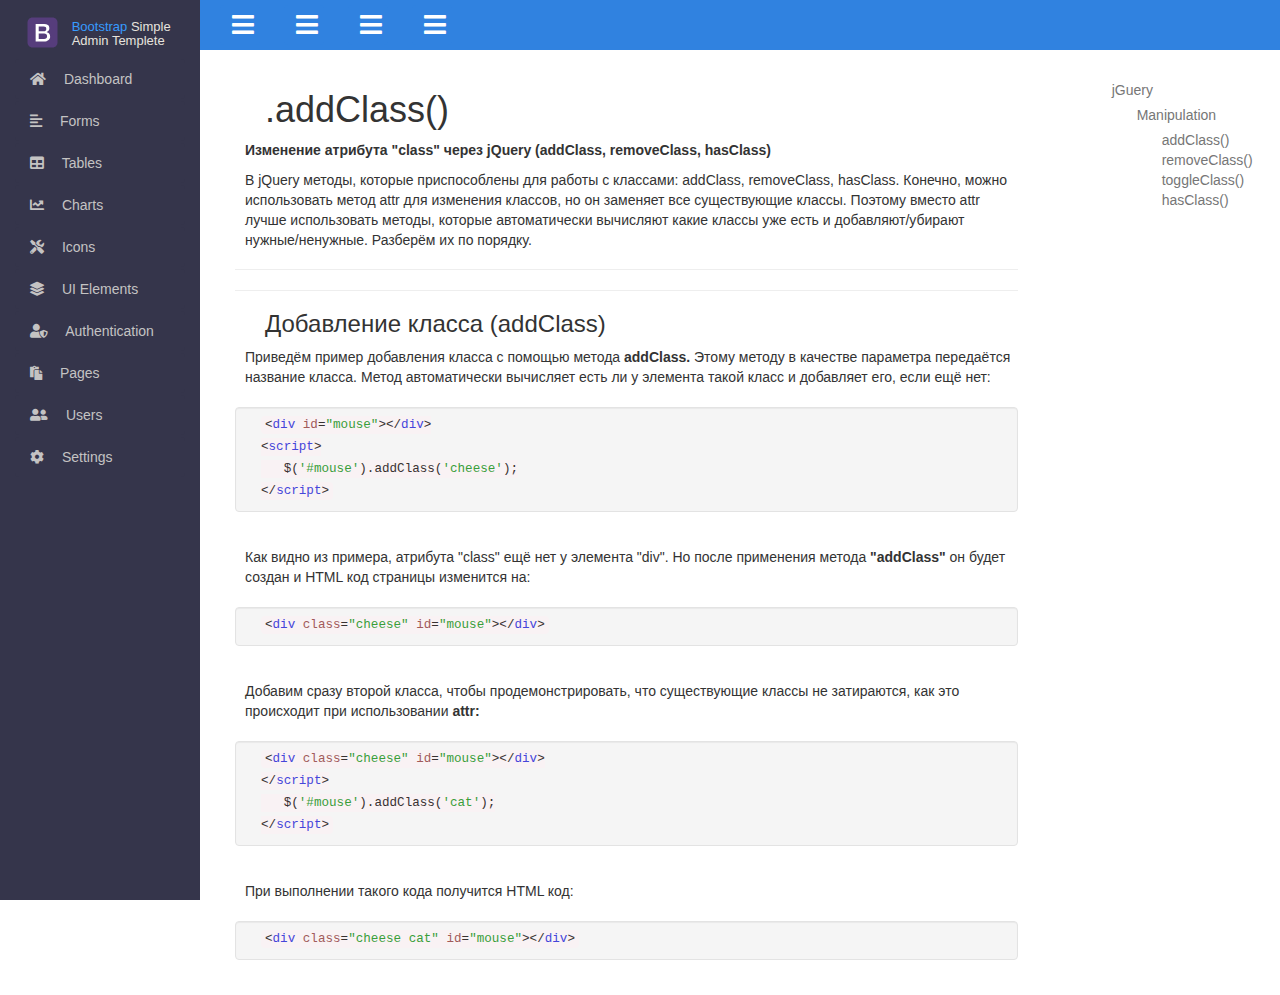
<file: Admin Template/addClass.html>
<!DOCTYPE html>
<html lang="en">
   <head>
	  <meta charset="utf-8">
	  <meta http-equiv="X-UA-Compatible" content="IE=edge">
	  <meta name="viewport" content="width=device-width, initial-scale=1">
	  <!-- The above 3 meta tags *must* come first in the head; any other head content must come *after* these tags -->
	  <title>addClass</title>

	  <!-- Bootstrap -->
	  <link href="assets/css/bootstrap.min.css" rel="stylesheet">

	  <!-- Main Style (CSS) -->
	  <link href="assets/css/style.css" rel="stylesheet">

		<link rel="stylesheet" href="https://use.fontawesome.com/releases/v5.8.2/css/all.css">

	  <!-- HTML5 shim and Respond.js for IE8 support of HTML5 elements and media queries -->
	  <!-- WARNING: Respond.js doesn't work if you view the page via file:// -->
	  <!--[if lt IE 9]>
		 <script src="https://oss.maxcdn.com/html5shiv/3.7.3/html5shiv.min.js"></script>
		 <script src="https://oss.maxcdn.com/respond/1.4.2/respond.min.js"></script>
	  <![endif]-->
  </head>
  <body>

		<div class="container-fluid">
			<div class="row">
				
				<nav id="sidebar" class="container collapse_main nav-main navbar-left">

					<div class="row">
						<div  class="collapse nav navbar-collapse container-fluid">
						

							<div class="row sidebar-header">

								<div class="row col-lg-2">
									<div class="container-fluid">
										<div class="navbar-header">
									  		<a class="navbar-brand" href="#">
											<img alt="Brand" src="images/Bootstrap_(front-end_framework)-Logo.wine.svg">
									  		</a>
										</div>
								  	</div>
								</div>

								<div class="row logo col-lg-10 col-lg-push-2">
									<h1> <span>Bootstrap</span> Simple Admin Templete</h1>
								</div>

							</div>

							<ul class="nav list-group nav-pills nav-stacked">
								<li>
									<a class="list-group-item" href="index-copy.html"><i class="fas fa-home iconc"></i> <span>Dashboard</span> </a>
								</li>
								<li> 	
									<a class="list-group-item" href="form.html"><i class="fas fa-align-left iconc"></i> <span>Forms</span> </a> 
								</li>
								<li>
									<a class="list-group-item" href="#"><i class="fas fa-table iconc"></i> <span>Tables</span> </a> 
								</li>
								<li> 

									<a class="list-group-item" href="#"><i class="fas fa-chart-line iconc"></i> <span>Charts</span> </a> 
								</li>
								<li>	

									<a class="list-group-item" href="#"><i class="fas fa-tools iconc"></i> <span>Icons</span> </a> 
								</li>
								<li> 

									<a class="list-group-item" href="#"><i class="fas fa-layer-group iconc"></i> <span>UI Elements</span> </a> 
								</li>
								<li> 

									<a class="list-group-item" href="#"><i class="fas fa-user-shield iconc"></i> <span>Authentication</span> </a> 
								</li>
								<li> 

									<a class="list-group-item" href="#"><i class="fas fa-paste iconc"></i> <span>Pages</span> </a> 
								</li>
								<li> 

									<a class="list-group-item" href="#"><i class="fas fa-user-friends iconc"></i> <span>Users</span> </a> 
							</li>
								<li> 

									<a class="list-group-item" href="#"><i class="fas fa-cog iconc"></i> <span>Settings</span> </a> 
								</li>
							</ul>

						</div>
					</div>

				</nav>

            <div class="container-fluid">
               <div class="row">

                  <div class="header nav">
                     <div class="container-fluid">


                        <button id="btn-sidebar" type="button" class="btn btn-outline-warning btn-sidebar">
                           <i class="fas fa-bars iconc"></i>
                        </button>

                        <button id="btn-sidebar-hide" type="button" class="btn btn-outline-warning btn-sidebar">
                           <i class="fas fa-bars iconc"></i>
                        </button>

                        <button id="btn-sidebar-color" type="button" class="btn btn-outline-warning btn-sidebar">
                           <i class="fas fa-bars iconc"></i>
                        </button>



                        <button id="btn-sidebar-swich" type="button" class="btn btn-outline-warning btn-sidebar">
                           <i class="fas fa-bars iconc"></i>
                        </button>

                        


      <!-- 						<div class="dropdown navbar-right">
                           <button class="btn btn-default dropdown-toggle" type="button" id="dropdownMenu1" data-toggle="dropdown" aria-haspopup="true" aria-expanded="true">
                              <i class="fas fa-user iconc"></i>
                              John Doc
                              <span class="caret"></span>
                           </button>
                           <ul class="dropdown-menu" aria-labelledby="dropdownMenu1">
                              <li><a href="#">Action</a></li>
                              <li><a href="#">Another action</a></li>
                              <li><a href="#">Something else here</a></li>
                              <li role="separator" class="divider"></li>
                              <li><a href="#">Separated link</a></li>
                           </ul>
                        </div>
                        <div class="dropdown navbar-right">
                           <button class="btn btn-default dropdown-toggle" type="button" id="dropdownMenu1" data-toggle="dropdown" aria-haspopup="true" aria-expanded="true">
                              <i class="fas fa-link iconc"></i>
                              Quick Links
                              <span class="caret"></span>
                           </button>
                           <ul class="dropdown-menu" aria-labelledby="dropdownMenuButton2">
                              <li><a href="#">Action</a></li>
                              <li><a href="#">Another action</a></li>
                              <li><a href="#">Something else here</a></li>
                              <li role="separator" class="divider"></li>
                              <li><a href="#">Separated link</a></li>
                           </ul>
                        </div> -->

                     </div>
                  </div>

               
                  <div class="container-fluid content">
                     <div clas="row">
                        
                        <div class="content-main  col-lg-8 col-md-8 col-sm-8">

                           <div class="page-header">
                              <h1 class="page-title">
                                 .addClass()
                              </h1>
                              <p><b>Изменение атрибута "class" через jQuery (addClass, removeClass, hasClass)</b></p>

                              <p>
                                 В jQuery методы, которые приспособлены для работы с классами: addClass, removeClass, hasClass. Конечно, можно использовать метод attr для изменения классов, но он заменяет все существующие классы. Поэтому вместо attr лучше использовать методы, которые автоматически вычисляют какие классы уже есть и добавляют/убирают нужные/ненужные. Разберём их по порядку.
                              </p>
                           </div>
                           <hr>

                           <h3>
                              Добавление класса (addClass)
                           </h3>
                           <p>Приведём пример добавления класса с помощью метода <b>addClass.</b>  Этому методу в качестве параметра передаётся название класса. Метод автоматически вычисляет есть ли у элемента такой класс и добавляет его, если ещё нет:</p>

                           <div class="well">
                              <code class="html">
                                 &lt;<span class="hljs-name">div</span> <span class="hljs-attr">id</span>=<span class="string">"mouse"</span>&gt;&lt;/<span class="hljs-name">div</span>&gt; </br>
                                 &lt;<span class="hljs-name">script</span>&gt; </br>
                                 &nbsp;&nbsp;&nbsp;<span>$(<span class="string">'#mouse'</span>).addClass(<span class="string">'cheese'</span>);</span> </br>
                                 &lt;/<span class="hljs-name">script</span>&gt;   
                              </code>
                           </div>

                           <p>Как видно из примера, атрибута "class" ещё нет у элемента "div". Но после применения метода <b>"addClass"</b> он будет создан и HTML код страницы изменится на:</p>

                           <div class="well">
                              <code class="html">
                                 &lt;<span class="hljs-name">div</span> <span class="hljs-attr">class</span>=<span class="string">"cheese"</span>  <span class="hljs-attr">id</span>=<span class="string">"mouse"</span>&gt;&lt;/<span class="hljs-name">div</span>&gt;
                              </code>
                           </div>

                           <p>Добавим сразу второй класса, чтобы продемонстрировать, что существующие классы не затираются, как это происходит при использовании <b>attr:</b></p>

                           <div class="well">
                              <code class="html">
                                 &lt;<span class="hljs-name">div</span> <span class="hljs-attr">class</span>=<span class="string">"cheese"</span>  <span class="hljs-attr">id</span>=<span class="string">"mouse"</span>&gt;&lt;/<span class="hljs-name">div</span>&gt; </br>
                                 &lt;/<span class="hljs-name">script</span>&gt; </br>
                                 &nbsp;&nbsp;&nbsp;<span>$(<span class="string">'#mouse'</span>).addClass(<span class="string">'cat'</span>);</span> </br>
                                 &lt;/<span class="hljs-name">script</span>&gt;   
                              </code>
                           </div>

                           <p>При выполнении такого кода получится HTML код:</p>

                           <div class="well">
                              <code class="html">
                                 &lt;<span class="hljs-name">div</span> <span class="hljs-attr">class</span>=<span class="string">"cheese cat"</span>  <span class="hljs-attr">id</span>=<span class="string">"mouse"</span>&gt;&lt;/<span class="hljs-name">div</span>&gt;
                              </code>
                           </div>

                        </div>

                        <div class="docs-sidebar navbar-right col-lg-2 col-md-2 col-sm-2">
                           <div class="docs-sidebar-list ">
                              <ul>
                                 <li>
                                    <a href="jquery.html">jGuery</a>
                                    <ul>
                                       <li>
                                          <a href="manipulation.html">Manipulation</a>
                                          <ul>
                                             <li><a href="addClass.html">addClass()</a></li>
                                             <li><a href="">removeClass()</a></li>
                                             <li><a href="">toggleClass()</a></li>
                                             <li><a href="">hasClass()</a></li>
                                             <li><a href=""></a></li>
                                          </ul>
                                       </li>
                                       <li><a href=""></a></li>
                                       <li><a href=""></a></li>
                                       <li><a href=""></a></li>
                                       <li><a href=""></a></li>
                                    </ul>
                                 </li>
                                 <li><a href=""></a></li>
                                 <li><a href=""></a></li>
                              </ul>
                           </div>
                        </div>

                     </div>
                  </div>

               </div>


				</div>				

			</div>
		</div>

	  <!-- jQuery (necessary for Bootstrap's JavaScript plugins) -->
	  <script src="https://ajax.googleapis.com/ajax/libs/jquery/1.12.4/jquery.min.js"></script>
	  <!-- Include all compiled plugins (below), or include individual files as needed -->
	  <script src="assets/js/bootstrap.min.js"></script>
	  <script src="assets/js/script.js"></script>
   </body>
</html>
</file>
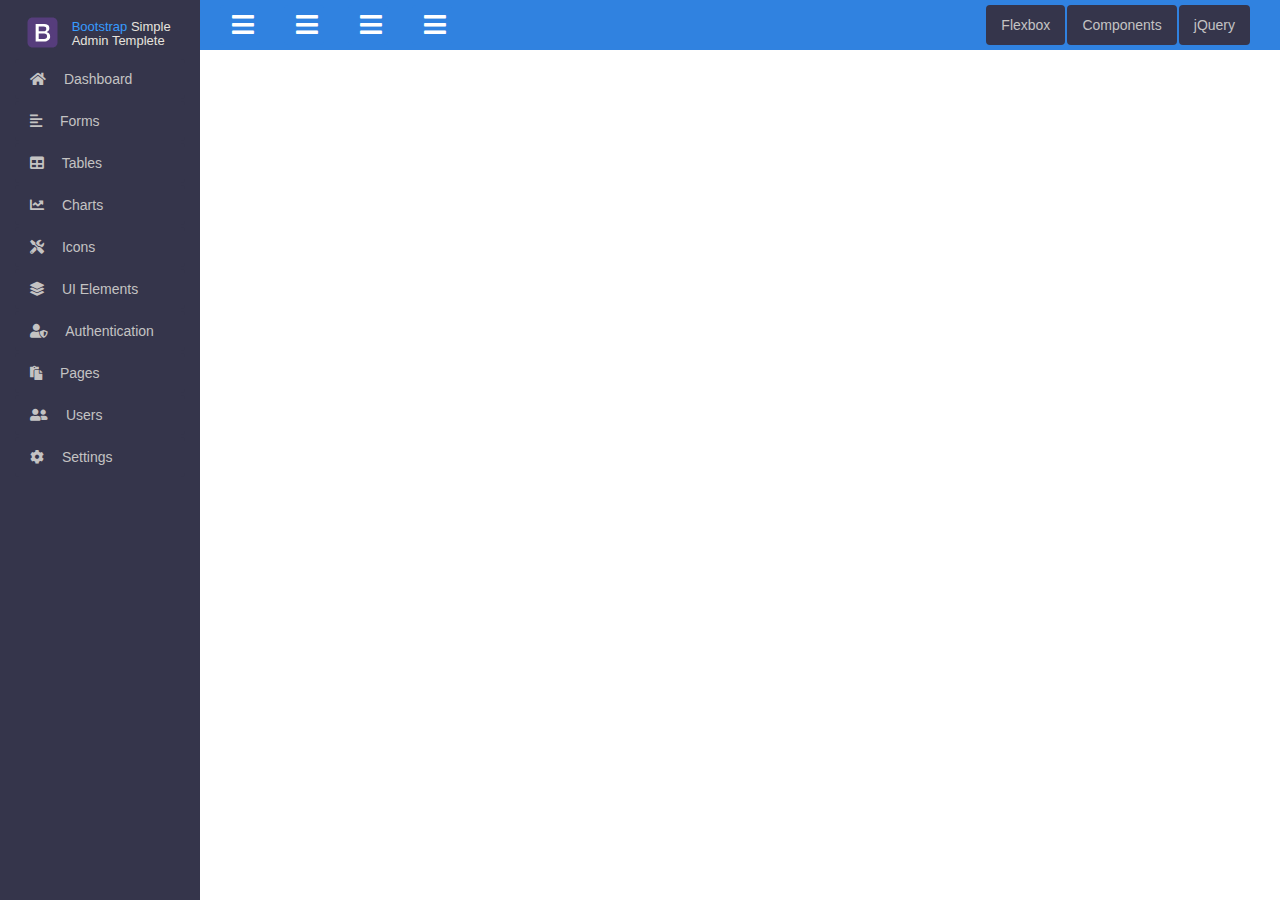
<file: Admin Template/form.html>
<!DOCTYPE html>
<html lang="en">
   <head>
	  <meta charset="utf-8">
	  <meta http-equiv="X-UA-Compatible" content="IE=edge">
	  <meta name="viewport" content="width=device-width, initial-scale=1">
	  <!-- The above 3 meta tags *must* come first in the head; any other head content must come *after* these tags -->
	  <title>Form</title>

	  <!-- Bootstrap -->
	  <link href="assets/css/bootstrap.min.css" rel="stylesheet">

	  <!-- Main Style (CSS) -->
	  <link href="assets/css/style.css" rel="stylesheet">

		<link rel="stylesheet" href="https://use.fontawesome.com/releases/v5.8.2/css/all.css">

	  <!-- HTML5 shim and Respond.js for IE8 support of HTML5 elements and media queries -->
	  <!-- WARNING: Respond.js doesn't work if you view the page via file:// -->
	  <!--[if lt IE 9]>
		 <script src="https://oss.maxcdn.com/html5shiv/3.7.3/html5shiv.min.js"></script>
		 <script src="https://oss.maxcdn.com/respond/1.4.2/respond.min.js"></script>
	  <![endif]-->
  </head>
  <body>

		<div class="container-fluid">
			<div class="row">
				
				<nav id="sidebar" class="container collapse_main nav-main navbar-left">

					<div class="row">
						<div  class="collapse nav navbar-collapse container-fluid">
						

							<div class="row sidebar-header">

								<div class="row col-lg-2">
									<div class="container-fluid">
										<div class="navbar-header">
									  		<a class="navbar-brand" href="#">
											<img alt="Brand" src="images/Bootstrap_(front-end_framework)-Logo.wine.svg">
									  		</a>
										</div>
								  	</div>
								</div>

								<div class="row logo col-lg-10 col-lg-push-2">
									<h1> <span>Bootstrap</span> Simple Admin Templete</h1>
								</div>

							</div>

							<ul class="nav list-group nav-pills nav-stacked">
								<li>
									<a class="list-group-item" href="index-copy.html"><i class="fas fa-home iconc"></i> <span>Dashboard</span> </a>
								</li>
								<li> 	
									<a class="list-group-item" href="form.html"><i class="fas fa-align-left iconc"></i> <span>Forms</span> </a> 
								</li>
								<li>
									<a class="list-group-item" href="#"><i class="fas fa-table iconc"></i> <span>Tables</span> </a> 
								</li>
								<li> 

									<a class="list-group-item" href="#"><i class="fas fa-chart-line iconc"></i> <span>Charts</span> </a> 
								</li>
								<li>	

									<a class="list-group-item" href="#"><i class="fas fa-tools iconc"></i> <span>Icons</span> </a> 
								</li>
								<li> 

									<a class="list-group-item" href="#"><i class="fas fa-layer-group iconc"></i> <span>UI Elements</span> </a> 
								</li>
								<li> 

									<a class="list-group-item" href="#"><i class="fas fa-user-shield iconc"></i> <span>Authentication</span> </a> 
								</li>
								<li> 

									<a class="list-group-item" href="#"><i class="fas fa-paste iconc"></i> <span>Pages</span> </a> 
								</li>
								<li> 

									<a class="list-group-item" href="#"><i class="fas fa-user-friends iconc"></i> <span>Users</span> </a> 
							</li>
								<li> 

									<a class="list-group-item" href="#"><i class="fas fa-cog iconc"></i> <span>Settings</span> </a> 
								</li>
							</ul>

						</div>
					</div>

				</nav>

            <div class="container-fluid">
               <div class="row">

                  <div class="header nav">
                     <div class="container-fluid">


                        <button id="btn-sidebar" type="button" class="btn btn-outline-warning btn-sidebar">
                           <i class="fas fa-bars iconc"></i>
                        </button>

                        <button id="btn-sidebar-hide" type="button" class="btn btn-outline-warning btn-sidebar">
                           <i class="fas fa-bars iconc"></i>
                        </button>

                        <button id="btn-sidebar-color" type="button" class="btn btn-outline-warning btn-sidebar">
                           <i class="fas fa-bars iconc"></i>
                        </button>



                        <button id="btn-sidebar-swich" type="button" class="btn btn-outline-warning btn-sidebar">
                           <i class="fas fa-bars iconc"></i>
                        </button>

                        <ul class="nav nav-pills navbar-right">
                           <li role="presentation" clas="active"><a href="flexbox.html">Flexbox</a></li>
                           <li role="presentation"><a href="#">Components</a></li>
                           <li role="presentation"><a href="jquery.html">jQuery</a></li>
                         </ul>

                        


      <!-- 						<div class="dropdown navbar-right">
                           <button class="btn btn-default dropdown-toggle" type="button" id="dropdownMenu1" data-toggle="dropdown" aria-haspopup="true" aria-expanded="true">
                              <i class="fas fa-user iconc"></i>
                              John Doc
                              <span class="caret"></span>
                           </button>
                           <ul class="dropdown-menu" aria-labelledby="dropdownMenu1">
                              <li><a href="#">Action</a></li>
                              <li><a href="#">Another action</a></li>
                              <li><a href="#">Something else here</a></li>
                              <li role="separator" class="divider"></li>
                              <li><a href="#">Separated link</a></li>
                           </ul>
                        </div>
                        <div class="dropdown navbar-right">
                           <button class="btn btn-default dropdown-toggle" type="button" id="dropdownMenu1" data-toggle="dropdown" aria-haspopup="true" aria-expanded="true">
                              <i class="fas fa-link iconc"></i>
                              Quick Links
                              <span class="caret"></span>
                           </button>
                           <ul class="dropdown-menu" aria-labelledby="dropdownMenuButton2">
                              <li><a href="#">Action</a></li>
                              <li><a href="#">Another action</a></li>
                              <li><a href="#">Something else here</a></li>
                              <li role="separator" class="divider"></li>
                              <li><a href="#">Separated link</a></li>
                           </ul>
                        </div> -->

                     </div>
                  </div>

<!-- 
                  <div class="container-fluid content">
                     <div clas="row">
                        
                        <div class="content-main  col-lg-8 col-md-8 col-sm-8">

                           <div class="page-header">
                              <h1 class="page-title">
                                 Category: 
                                 <span>Manipulation</span>
                                 <hr>
                              </h1>
                           </div>

                           <article id="post-1" class="well">
                              <h1 class="entry-title">
                                 <a href="addClass.html" title="Permalink to .addClass">.addClass()</a>
                              </h1>
                              <p>Adds the specified class(es) to each element in the set of matched elements.</p>
                           </article>

                           <article id="post-2" class="well">
                              <h1 class="entry-title">
                                 <a href="#" title="Permalink to .removeClass()">.removeClass()</a>
                              </h1>
                              <p>Remove a single class, multiple classes, or all classes from each element in the set of matched elements.</p>
                           </article>

                           <article id="post-3" class="well">
                              <h1 class="entry-title">
                                 <a href="#" title="Permalink to .toggleClass()">.toggleClass()</a>
                              </h1>
                              <p>Add or remove one or more classes from each element in the set of matched elements, depending on either the class’s presence or the value of the state argument.</p>
                           </article>

                           <article id="post-4" class="well">
                              <h1 class="entry-title">
                                 <a href="#" title="Permalink to .hasClass()">.hasClass()</a>
                              </h1>
                              <p>Determine whether any of the matched elements are assigned the given class.</p>
                           </article>

                        </div>
 -->
<!-- 
                        <div class="docs-sidebar navbar-right col-lg-2 col-md-2 col-sm-2">
                           <div class="docs-sidebar-list ">
                              <ul>
                                 <li>
                                    <a href="">jGuery</a>
                                    <ul>
                                       <li>
                                          <a href="">Manipulation</a>
                                          <ul>
                                             <li><a href="addClass.html">addClass()</a></li>
                                             <li><a href="">removeClass()</a></li>
                                             <li><a href="">toggleClass()</a></li>
                                             <li><a href="">hasClass()</a></li>
                                             <li><a href=""></a></li>
                                          </ul>
                                       </li>
                                       <li><a href=""></a></li>
                                       <li><a href=""></a></li>
                                       <li><a href=""></a></li>
                                       <li><a href=""></a></li>
                                    </ul>
                                 </li>
                                 <li><a href=""></a></li>
                                 <li><a href=""></a></li>
                              </ul>
                           </div>
                        </div>
 -->
                     </div>
                  </div>

               </div>


				</div>				

			</div>
		</div>

	  <!-- jQuery (necessary for Bootstrap's JavaScript plugins) -->
	  <script src="https://ajax.googleapis.com/ajax/libs/jquery/1.12.4/jquery.min.js"></script>
	  <!-- Include all compiled plugins (below), or include individual files as needed -->
	  <script src="assets/js/bootstrap.min.js"></script>
	  <script src="assets/js/script.js"></script>
   </body>
</html>
</file>
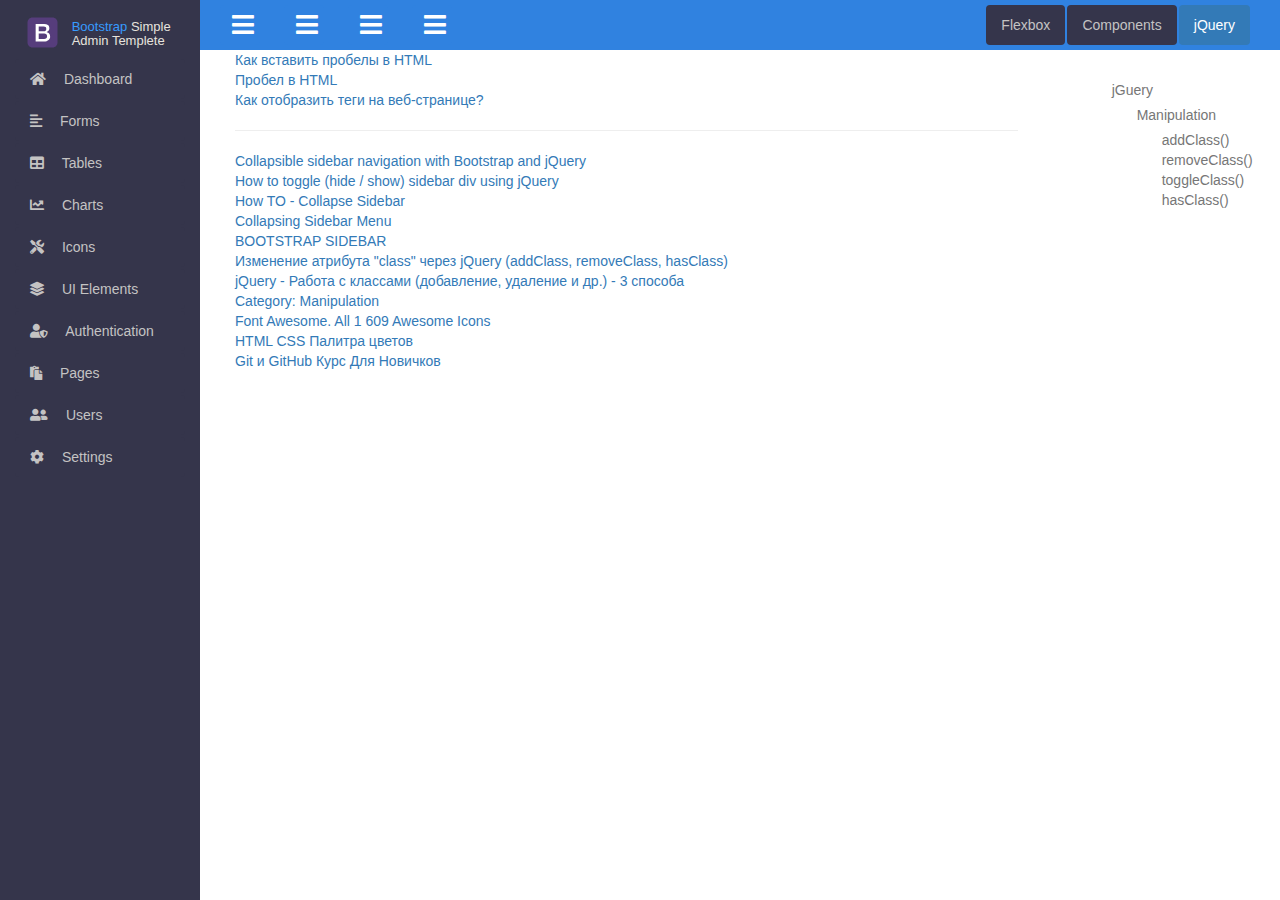
<file: Admin Template/jquery.html>
<!DOCTYPE html>
<html lang="en">
   <head>
	  <meta charset="utf-8">
	  <meta http-equiv="X-UA-Compatible" content="IE=edge">
	  <meta name="viewport" content="width=device-width, initial-scale=1">
	  <!-- The above 3 meta tags *must* come first in the head; any other head content must come *after* these tags -->
	  <title>jQuery</title>

	  <!-- Bootstrap -->
	  <link href="assets/css/bootstrap.min.css" rel="stylesheet">

	  <!-- Main Style (CSS) -->
	  <link href="assets/css/style.css" rel="stylesheet">

		<link rel="stylesheet" href="https://use.fontawesome.com/releases/v5.8.2/css/all.css">

	  <!-- HTML5 shim and Respond.js for IE8 support of HTML5 elements and media queries -->
	  <!-- WARNING: Respond.js doesn't work if you view the page via file:// -->
	  <!--[if lt IE 9]>
		 <script src="https://oss.maxcdn.com/html5shiv/3.7.3/html5shiv.min.js"></script>
		 <script src="https://oss.maxcdn.com/respond/1.4.2/respond.min.js"></script>
	  <![endif]-->
  </head>
  <body>

		<div class="container-fluid">
			<div class="row">
				
				<nav id="sidebar" class="container collapse_main nav-main navbar-left">

					<div class="row">
						<div  class="collapse nav navbar-collapse container-fluid">
						

							<div class="row sidebar-header">

								<div class="row col-lg-2">
									<div class="container-fluid">
										<div class="navbar-header">
									  		<a class="navbar-brand" href="#">
											<img alt="Brand" src="images/Bootstrap_(front-end_framework)-Logo.wine.svg">
									  		</a>
										</div>
								  	</div>
								</div>

								<div class="row logo col-lg-10 col-lg-push-2">
									<h1> <span>Bootstrap</span> Simple Admin Templete</h1>
								</div>

							</div>

							<ul class="nav list-group nav-pills nav-stacked">
								<li>
									<a class="list-group-item" href="index-copy.html"><i class="fas fa-home iconc"></i> <span>Dashboard</span> </a>
								</li>
								<li> 	
									<a class="list-group-item" href="form.html"><i class="fas fa-align-left iconc"></i> <span>Forms</span> </a> 
								</li>
								<li>
									<a class="list-group-item" href="#"><i class="fas fa-table iconc"></i> <span>Tables</span> </a> 
								</li>
								<li> 

									<a class="list-group-item" href="#"><i class="fas fa-chart-line iconc"></i> <span>Charts</span> </a> 
								</li>
								<li>	

									<a class="list-group-item" href="#"><i class="fas fa-tools iconc"></i> <span>Icons</span> </a> 
								</li>
								<li> 

									<a class="list-group-item" href="#"><i class="fas fa-layer-group iconc"></i> <span>UI Elements</span> </a> 
								</li>
								<li> 

									<a class="list-group-item" href="#"><i class="fas fa-user-shield iconc"></i> <span>Authentication</span> </a> 
								</li>
								<li> 

									<a class="list-group-item" href="#"><i class="fas fa-paste iconc"></i> <span>Pages</span> </a> 
								</li>
								<li> 

									<a class="list-group-item" href="#"><i class="fas fa-user-friends iconc"></i> <span>Users</span> </a> 
							</li>
								<li> 

									<a class="list-group-item" href="#"><i class="fas fa-cog iconc"></i> <span>Settings</span> </a> 
								</li>
							</ul>

						</div>
					</div>

				</nav>

            <div class="container-fluid">
               <div class="row">

                  <div class="header nav">
                     <div class="container-fluid">


                        <button id="btn-sidebar" type="button" class="btn btn-outline-warning btn-sidebar">
                           <i class="fas fa-bars iconc"></i>
                        </button>

                        <button id="btn-sidebar-hide" type="button" class="btn btn-outline-warning btn-sidebar">
                           <i class="fas fa-bars iconc"></i>
                        </button>

                        <button id="btn-sidebar-color" type="button" class="btn btn-outline-warning btn-sidebar">
                           <i class="fas fa-bars iconc"></i>
                        </button>



                        <button id="btn-sidebar-swich" type="button" class="btn btn-outline-warning btn-sidebar">
                           <i class="fas fa-bars iconc"></i>
                        </button>

                        <ul class="nav nav-pills navbar-right">
                           <li role="presentation"><a href="flexbox.html">Flexbox</a></li>
                           <li role="presentation"><a href="#">Components</a></li>
                           <li role="presentation" class="active"><a href="#">jQuery</a></li>
                         </ul>

                        


      <!-- 						<div class="dropdown navbar-right">
                           <button class="btn btn-default dropdown-toggle" type="button" id="dropdownMenu1" data-toggle="dropdown" aria-haspopup="true" aria-expanded="true">
                              <i class="fas fa-user iconc"></i>
                              John Doc
                              <span class="caret"></span>
                           </button>
                           <ul class="dropdown-menu" aria-labelledby="dropdownMenu1">
                              <li><a href="#">Action</a></li>
                              <li><a href="#">Another action</a></li>
                              <li><a href="#">Something else here</a></li>
                              <li role="separator" class="divider"></li>
                              <li><a href="#">Separated link</a></li>
                           </ul>
                        </div>
                        <div class="dropdown navbar-right">
                           <button class="btn btn-default dropdown-toggle" type="button" id="dropdownMenu1" data-toggle="dropdown" aria-haspopup="true" aria-expanded="true">
                              <i class="fas fa-link iconc"></i>
                              Quick Links
                              <span class="caret"></span>
                           </button>
                           <ul class="dropdown-menu" aria-labelledby="dropdownMenuButton2">
                              <li><a href="#">Action</a></li>
                              <li><a href="#">Another action</a></li>
                              <li><a href="#">Something else here</a></li>
                              <li role="separator" class="divider"></li>
                              <li><a href="#">Separated link</a></li>
                           </ul>
                        </div> -->

                     </div>
                  </div>

               
                  <div class="container-fluid content">
                     <div clas="row">
                        


                        <div class="content-main  col-lg-8 col-md-8 col-sm-8">



                           <div>
                              <a href="https://ru.wikihow.com/%D0%B2%D1%81%D1%82%D0%B0%D0%B2%D0%B8%D1%82%D1%8C-%D0%BF%D1%80%D0%BE%D0%B1%D0%B5%D0%BB%D1%8B-%D0%B2-HTML">Как вставить пробелы в HTML</a>
                           </div>

                           <div>
                              <a href="https://nubex.ru/blog/seryozha_siroezhkin/space_html/">Пробел в HTML</a>
                           </div>

                           <div>
                              <a href="http://htmlbook.ru/faq/kak-otobrazit-tegi-na-veb-stranitse">Как отобразить теги на веб-странице?</a>
                           </div>

                           <hr>

                           <div>
                              <a href="https://codepen.io/ka4tik/pen/YzwqXLz">Collapsible sidebar navigation with Bootstrap and jQuery</a>
                           </div>

                           <div>
                              <a href="https://stackoverflow.com/questions/5576893/how-to-toggle-hide-show-sidebar-div-using-jquery">How to toggle (hide / show) sidebar div using jQuery</a>
                           </div>

                           <div>
                              <a href="https://w3schoolsrus.github.io/howto/howto_js_collapse_sidebar.html">How TO - Collapse Sidebar</a>
                           </div>

                           <div>
                              <a href="https://www.codeply.com/go/3e0RAjccRO/bootstrap-4-collapsing-sidebar-menu">Collapsing Sidebar Menu</a>
                           </div>

                           <div>
                              <a href="https://bootstrapious.com/p/bootstrap-sidebar">BOOTSTRAP SIDEBAR</a>
                           </div>

                           <div>
                              <a href="https://www.mousedc.ru/learning/124-class-jquery-addclass-removeclass-hasclass/">Изменение атрибута "class" через jQuery (addClass, removeClass, hasClass)</a>
                           </div>

                           <div>
                              <a href="https://itchief.ru/javascript/jquery-classes">jQuery - Работа с классами (добавление, удаление и др.) - 3 способа</a>
                           </div>

                           <div>
                              <a href="https://api.jquery.com/category/manipulation/">Category: Manipulation</a>
                           </div>

                           <div>
                              <a href="https://fontawesome.com/icons?d=gallery&p=6&m=free">Font Awesome. All 1 609 Awesome Icons</a>
                           </div>

                           <div>
                              <a href="https://csscolor.ru/hex/4f437d">HTML CSS Палитра цветов</a>
                           </div>

                           <div>
                              <a href="https://www.youtube.com/watch?v=zZBiln_2FhM">Git и GitHub Курс Для Новичков</a>
                           </div>

<!--                            <div class="page-header">
                              <h1 class="page-title">
                                 Category: 
                                 <span>Manipulation</span>
                                 <hr>
                              </h1>
                           </div>

                           <article id="post-1" class="well">
                              <h1 class="entry-title">
                                 <a href="addClass.html" title="Permalink to .addClass">.addClass()</a>
                              </h1>
                              <p>Adds the specified class(es) to each element in the set of matched elements.</p>
                           </article>

                           <article id="post-2" class="well">
                              <h1 class="entry-title">
                                 <a href="#" title="Permalink to .removeClass()">.removeClass()</a>
                              </h1>
                              <p>Remove a single class, multiple classes, or all classes from each element in the set of matched elements.</p>
                           </article>

                           <article id="post-3" class="well">
                              <h1 class="entry-title">
                                 <a href="#" title="Permalink to .toggleClass()">.toggleClass()</a>
                              </h1>
                              <p>Add or remove one or more classes from each element in the set of matched elements, depending on either the class’s presence or the value of the state argument.</p>
                           </article>

                           <article id="post-4" class="well">
                              <h1 class="entry-title">
                                 <a href="#" title="Permalink to .hasClass()">.hasClass()</a>
                              </h1>
                              <p>Determine whether any of the matched elements are assigned the given class.</p>
                           </article>
 -->
                        </div>


                        <div class="docs-sidebar navbar-right col-lg-2 col-md-2 col-sm-2">
                           <div class="docs-sidebar-list ">
                              <ul>
                                 <li>
                                    <a href="">jGuery</a>
                                    <ul>
                                       <li>
                                          <a href="manipulation.html">Manipulation</a>
                                          <ul>
                                             <li><a href="addClass.html">addClass()</a></li>
                                             <li><a href="">removeClass()</a></li>
                                             <li><a href="">toggleClass()</a></li>
                                             <li><a href="">hasClass()</a></li>
                                             <li><a href=""></a></li>
                                          </ul>
                                       </li>
                                       <li><a href=""></a></li>
                                       <li><a href=""></a></li>
                                       <li><a href=""></a></li>
                                       <li><a href=""></a></li>
                                    </ul>
                                 </li>
                                 <li><a href=""></a></li>
                                 <li><a href=""></a></li>
                              </ul>
                           </div>
                        </div>

                     </div>
                  </div>

               </div>


				</div>				

			</div>
		</div>

	  <!-- jQuery (necessary for Bootstrap's JavaScript plugins) -->
	  <script src="https://ajax.googleapis.com/ajax/libs/jquery/1.12.4/jquery.min.js"></script>
	  <!-- Include all compiled plugins (below), or include individual files as needed -->
	  <script src="assets/js/bootstrap.min.js"></script>
	  <script src="assets/js/script.js"></script>
   </body>
</html>
</file>
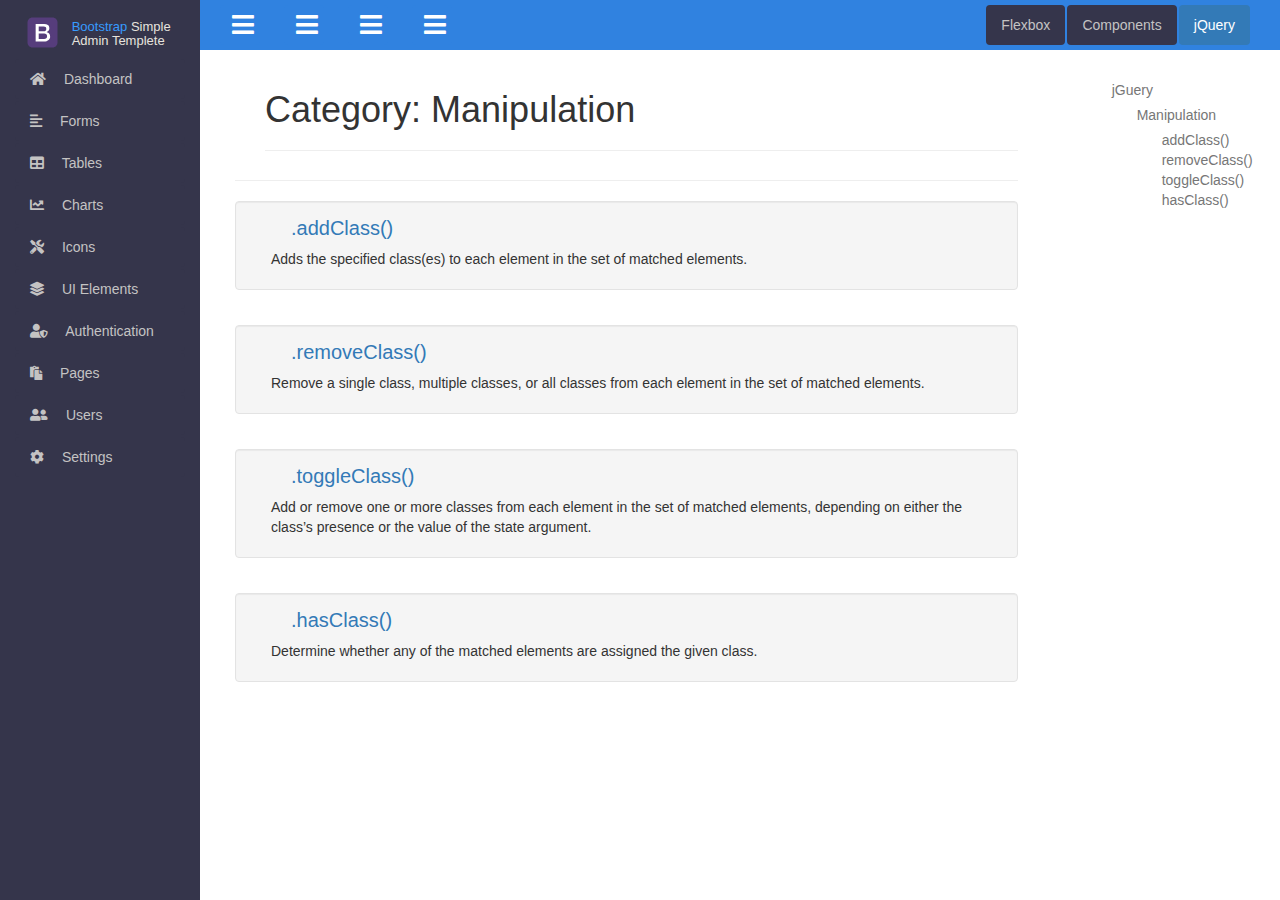
<file: Admin Template/Manipulation.html>
<!DOCTYPE html>
<html lang="en">
   <head>
	  <meta charset="utf-8">
	  <meta http-equiv="X-UA-Compatible" content="IE=edge">
	  <meta name="viewport" content="width=device-width, initial-scale=1">
	  <!-- The above 3 meta tags *must* come first in the head; any other head content must come *after* these tags -->
	  <title>Manipulation</title>

	  <!-- Bootstrap -->
	  <link href="assets/css/bootstrap.min.css" rel="stylesheet">

	  <!-- Main Style (CSS) -->
	  <link href="assets/css/style.css" rel="stylesheet">

		<link rel="stylesheet" href="https://use.fontawesome.com/releases/v5.8.2/css/all.css">

	  <!-- HTML5 shim and Respond.js for IE8 support of HTML5 elements and media queries -->
	  <!-- WARNING: Respond.js doesn't work if you view the page via file:// -->
	  <!--[if lt IE 9]>
		 <script src="https://oss.maxcdn.com/html5shiv/3.7.3/html5shiv.min.js"></script>
		 <script src="https://oss.maxcdn.com/respond/1.4.2/respond.min.js"></script>
	  <![endif]-->
  </head>
  <body>

		<div class="container-fluid">
			<div class="row">
				
				<nav id="sidebar" class="container collapse_main nav-main navbar-left">

					<div class="row">
						<div  class="collapse nav navbar-collapse container-fluid">
						

							<div class="row sidebar-header">

								<div class="row col-lg-2">
									<div class="container-fluid">
										<div class="navbar-header">
									  		<a class="navbar-brand" href="#">
											<img alt="Brand" src="images/Bootstrap_(front-end_framework)-Logo.wine.svg">
									  		</a>
										</div>
								  	</div>
								</div>

								<div class="row logo col-lg-10 col-lg-push-2">
									<h1> <span>Bootstrap</span> Simple Admin Templete</h1>
								</div>

							</div>

							<ul class="nav list-group nav-pills nav-stacked">
								<li>
									<a class="list-group-item" href="index-copy.html"><i class="fas fa-home iconc"></i> <span>Dashboard</span> </a>
								</li>
								<li> 	
									<a class="list-group-item" href="form.html"><i class="fas fa-align-left iconc"></i> <span>Forms</span> </a> 
								</li>
								<li>
									<a class="list-group-item" href="#"><i class="fas fa-table iconc"></i> <span>Tables</span> </a> 
								</li>
								<li> 

									<a class="list-group-item" href="#"><i class="fas fa-chart-line iconc"></i> <span>Charts</span> </a> 
								</li>
								<li>	

									<a class="list-group-item" href="#"><i class="fas fa-tools iconc"></i> <span>Icons</span> </a> 
								</li>
								<li> 

									<a class="list-group-item" href="#"><i class="fas fa-layer-group iconc"></i> <span>UI Elements</span> </a> 
								</li>
								<li> 

									<a class="list-group-item" href="#"><i class="fas fa-user-shield iconc"></i> <span>Authentication</span> </a> 
								</li>
								<li> 

									<a class="list-group-item" href="#"><i class="fas fa-paste iconc"></i> <span>Pages</span> </a> 
								</li>
								<li> 

									<a class="list-group-item" href="#"><i class="fas fa-user-friends iconc"></i> <span>Users</span> </a> 
							</li>
								<li> 

									<a class="list-group-item" href="#"><i class="fas fa-cog iconc"></i> <span>Settings</span> </a> 
								</li>
							</ul>

						</div>
					</div>

				</nav>

            <div class="container-fluid">
               <div class="row">

                  <div class="header nav">
                     <div class="container-fluid">


                        <button id="btn-sidebar" type="button" class="btn btn-outline-warning btn-sidebar">
                           <i class="fas fa-bars iconc"></i>
                        </button>

                        <button id="btn-sidebar-hide" type="button" class="btn btn-outline-warning btn-sidebar">
                           <i class="fas fa-bars iconc"></i>
                        </button>

                        <button id="btn-sidebar-color" type="button" class="btn btn-outline-warning btn-sidebar">
                           <i class="fas fa-bars iconc"></i>
                        </button>



                        <button id="btn-sidebar-swich" type="button" class="btn btn-outline-warning btn-sidebar">
                           <i class="fas fa-bars iconc"></i>
                        </button>

                        <ul class="nav nav-pills navbar-right">
                           <li role="presentation"><a href="flexbox.html">Flexbox</a></li>
                           <li role="presentation"><a href="#">Components</a></li>
                           <li role="presentation" class="active"><a href="jquery.html">jQuery</a></li>
                         </ul>

                        


      <!-- 						<div class="dropdown navbar-right">
                           <button class="btn btn-default dropdown-toggle" type="button" id="dropdownMenu1" data-toggle="dropdown" aria-haspopup="true" aria-expanded="true">
                              <i class="fas fa-user iconc"></i>
                              John Doc
                              <span class="caret"></span>
                           </button>
                           <ul class="dropdown-menu" aria-labelledby="dropdownMenu1">
                              <li><a href="#">Action</a></li>
                              <li><a href="#">Another action</a></li>
                              <li><a href="#">Something else here</a></li>
                              <li role="separator" class="divider"></li>
                              <li><a href="#">Separated link</a></li>
                           </ul>
                        </div>
                        <div class="dropdown navbar-right">
                           <button class="btn btn-default dropdown-toggle" type="button" id="dropdownMenu1" data-toggle="dropdown" aria-haspopup="true" aria-expanded="true">
                              <i class="fas fa-link iconc"></i>
                              Quick Links
                              <span class="caret"></span>
                           </button>
                           <ul class="dropdown-menu" aria-labelledby="dropdownMenuButton2">
                              <li><a href="#">Action</a></li>
                              <li><a href="#">Another action</a></li>
                              <li><a href="#">Something else here</a></li>
                              <li role="separator" class="divider"></li>
                              <li><a href="#">Separated link</a></li>
                           </ul>
                        </div> -->

                     </div>
                  </div>

               
                  <div class="container-fluid content">
                     <div clas="row">
                        
                        <div class="content-main  col-lg-8 col-md-8 col-sm-8">

                           <div class="page-header">
                              <h1 class="page-title">
                                 Category: 
                                 <span>Manipulation</span>
                                 <hr>
                              </h1>
                           </div>

                           <article id="post-1" class="well">
                              <h1 class="entry-title">
                                 <a href="addClass.html" title="Permalink to .addClass">.addClass()</a>
                              </h1>
                              <p>Adds the specified class(es) to each element in the set of matched elements.</p>
                           </article>

                           <article id="post-2" class="well">
                              <h1 class="entry-title">
                                 <a href="#" title="Permalink to .removeClass()">.removeClass()</a>
                              </h1>
                              <p>Remove a single class, multiple classes, or all classes from each element in the set of matched elements.</p>
                           </article>

                           <article id="post-3" class="well">
                              <h1 class="entry-title">
                                 <a href="#" title="Permalink to .toggleClass()">.toggleClass()</a>
                              </h1>
                              <p>Add or remove one or more classes from each element in the set of matched elements, depending on either the class’s presence or the value of the state argument.</p>
                           </article>

                           <article id="post-4" class="well">
                              <h1 class="entry-title">
                                 <a href="#" title="Permalink to .hasClass()">.hasClass()</a>
                              </h1>
                              <p>Determine whether any of the matched elements are assigned the given class.</p>
                           </article>

                        </div>

                        <div class="docs-sidebar navbar-right col-lg-2 col-md-2 col-sm-2">
                           <div class="docs-sidebar-list ">
                              <ul>
                                 <li>
                                    <a href="jquery.html">jGuery</a>
                                    <ul>
                                       <li>
                                          <a href="">Manipulation</a>
                                          <ul>
                                             <li><a href="addClass.html">addClass()</a></li>
                                             <li><a href="">removeClass()</a></li>
                                             <li><a href="">toggleClass()</a></li>
                                             <li><a href="">hasClass()</a></li>
                                             <li><a href=""></a></li>
                                          </ul>
                                       </li>
                                       <li><a href=""></a></li>
                                       <li><a href=""></a></li>
                                       <li><a href=""></a></li>
                                       <li><a href=""></a></li>
                                    </ul>
                                 </li>
                                 <li><a href=""></a></li>
                                 <li><a href=""></a></li>
                              </ul>
                           </div>
                        </div>

                     </div>
                  </div>

               </div>


				</div>				

			</div>
		</div>

	  <!-- jQuery (necessary for Bootstrap's JavaScript plugins) -->
	  <script src="https://ajax.googleapis.com/ajax/libs/jquery/1.12.4/jquery.min.js"></script>
	  <!-- Include all compiled plugins (below), or include individual files as needed -->
	  <script src="assets/js/bootstrap.min.js"></script>
	  <script src="assets/js/script.js"></script>
   </body>
</html>
</file>
<file: Admin Template/assets/css/style.css>
.header {
    background-color: rgb(48, 130, 224);
    height: 50px;
    width: 100%;
}

.navbar-brand {
    margin: -5px 0 0 -10px;
    background-color: none;
}

.navbar-brand a {
    background-color: none; 
}

.nav-main {
    background-color: rgb(53, 53, 75);
    width: 200px;
}

/* .nav-main.collapse_main {
    width: 70px;
} */

/* .nav-main.collapse_main li a span,
.logo {
    display: none;
} */

/* .collapse_main {

} */

.nav-pills {
    background-color: rgb(53, 53, 75);
}

.nav a {
    color: rgb(196, 195, 195);
    background-color: rgb(53, 53, 75);
    border:none;
}

.logo {
    padding-left: 25%;
}

.logo h1 {
    color: rgb(231, 227, 222);
    font-size: 13px;
}

.logo span {
    color: rgb(55, 155, 255);
}

.iconc {
    color: rgb(196, 195, 195);
}

#content i {
    color: rgb(255, 255, 255);
    
}

.navbar-header img {
    width: 45px;
    height: 45px;
}

.list-group-item {
    padding-left: 30px;
}

.iconc {
    padding-right: 10%;
}

.btn {
    color: rgb(255, 255, 255);
    background-color: rgb(48, 130, 224);
    border:none;
}

.btn i {
    color: rgb(255, 255, 255);
    width: 20px;
    height: 20px;
}

.btn-sidebar {
    width: 40px;
    height: 40px;
    background-color: rgb(48, 130, 224);
    border-color: white 5px;
    margin: 5px 0 0 20px;
}

.btn-sidebar i {
    font-size: 25px;
}

.dropdown {
    margin: 8px 3px 0 0;
}

/* ------------------------ */

#sidebar {
    width: 200px;
    height: 100vh;
}

#sidebar.active {
    width: 70px;
    text-align: center;
}

#sidebar.active .logo,
#sidebar.active ul li span {
    display: none;
}

#sidebar.active ul {
    margin-top: 13px;
}

#sidebar.hide {
    display: none;
}

#sidebar.color,
#sidebar.color .nav-pills,
#sidebar.color .nav a, 
#sidebar.color ul li a {
    background-color: darkcyan;
}

#sidebar.color .logo span {
    color: rgb(15, 34, 202);
}


#sidebar.add,
#sidebar.add .nav-pills,
#sidebar.add .nav a, 
#sidebar.add ul li a {
    background-color: rgb(24, 167, 72);
}


#sidebar.fas.red ,
#sidebar.red ul li a {
    color: rgb(235, 20, 31);
}






/* ------------------------ */
/*          Form            */
/* ------------------------ */

.docs-sideba {
    background-color:rgb(247, 247, 248)
}

.docs-sidebar ul li {
	list-style-type: none;
}




/* ------------------------ */
/*          Form            */
/* ------------------------ */



.content-main {
    padding-left: 35px;
}

.content-main h1, h2, h3 {
    margin: 10px 0 10px 30px;

}

p {
    margin-left: 10px;
}

.entry-title {
    font-size: 20px;
}

.well {
    padding-top: 5px;
    padding-bottom: 10px;
    padding-left: 25px;
    margin: 20px 0 35px 0;
}

.html {
    color: rgb(56, 49, 49);
}

.hljs-name {
    color: rgb(69, 69, 218);
}

.hljs-attr {
    color: rgb(161, 90, 90);
}

.string {
    color: rgb(58, 158, 58);
}



.header .nav-pills {
    background-color: rgb(48, 130, 224);
    margin: 5px 15px 0 0;
}

.header .nav-pills ul li {
    background-color: rgb(48, 130, 224);
}



.docs-sidebar {
    padding-top: 25px;
}

.docs-sidebar ul {
    padding-left: 25px;
    padding-top: 5px;
    color: rgb(107, 106, 106);
}

.docs-sidebar ul li a {
    color: #767676;
}

.docs-sidebar ul li a :active {
    color: #563d7c;
}



/* ------------------------ */
/*          Flex-box        */
/* ------------------------ */


.flex-main {
    display: flex;
    flex-direction: column;
    justify-content: space-between;
    background-color: rgb(179, 178, 178);
    margin: 5px;
    padding: 5px;
    width: 1110px;
    height: 580px;
}

.top {
    background-color: rgb(245, 106, 238);
    width: 1100px;
    height: 180px;
}

.center {
    display: flex;
    flex-direction: row;
    justify-content: space-between;

    width: 1100px;
    height: 80px;
}

.center-1 {
    background-color: rgb(215, 245, 81);
    width: 270px;
    height: 80px;
}

.center-2 {
    background-color: rgb(248, 64, 64);
    width: 270px;
    height: 80px;
}

.center-3 {
    background-color: rgb(155, 122, 31);
    width: 270px;
    height: 80px;
}

.center-4 {
    background-color: rgb(156, 36, 211);
    width: 270px;
    height: 80px;
}

.bottom {
    display: flex;
    flex-direction: row;
    justify-content: space-between;
    width: 1100px;
    height: 300px;
}

.bottom-one {
    background-color: rgb(32, 207, 8);
    width: 690px;
    height: 300px;
}

.bottom-two {
    display: flex;
    flex-direction: column;
    justify-content: space-between;
    width: 400px;
    height: 300px;
}

.bottom-two-1 {
    background-color: rgb(233, 200, 94);
    width: 400px;
    height: 70px;
}

.bottom-two-2 {
    background-color: rgb(106, 229, 245);
    width: 400px;
    height: 70px;
}

.bottom-two-3 {
    background-color: rgb(173, 101, 167);
    width: 400px;
    height: 70px;
}

.bottom-two-4 {
    background-color: rgb(235, 162, 5);
    width: 400px;
    height: 70px;
}
</file>
